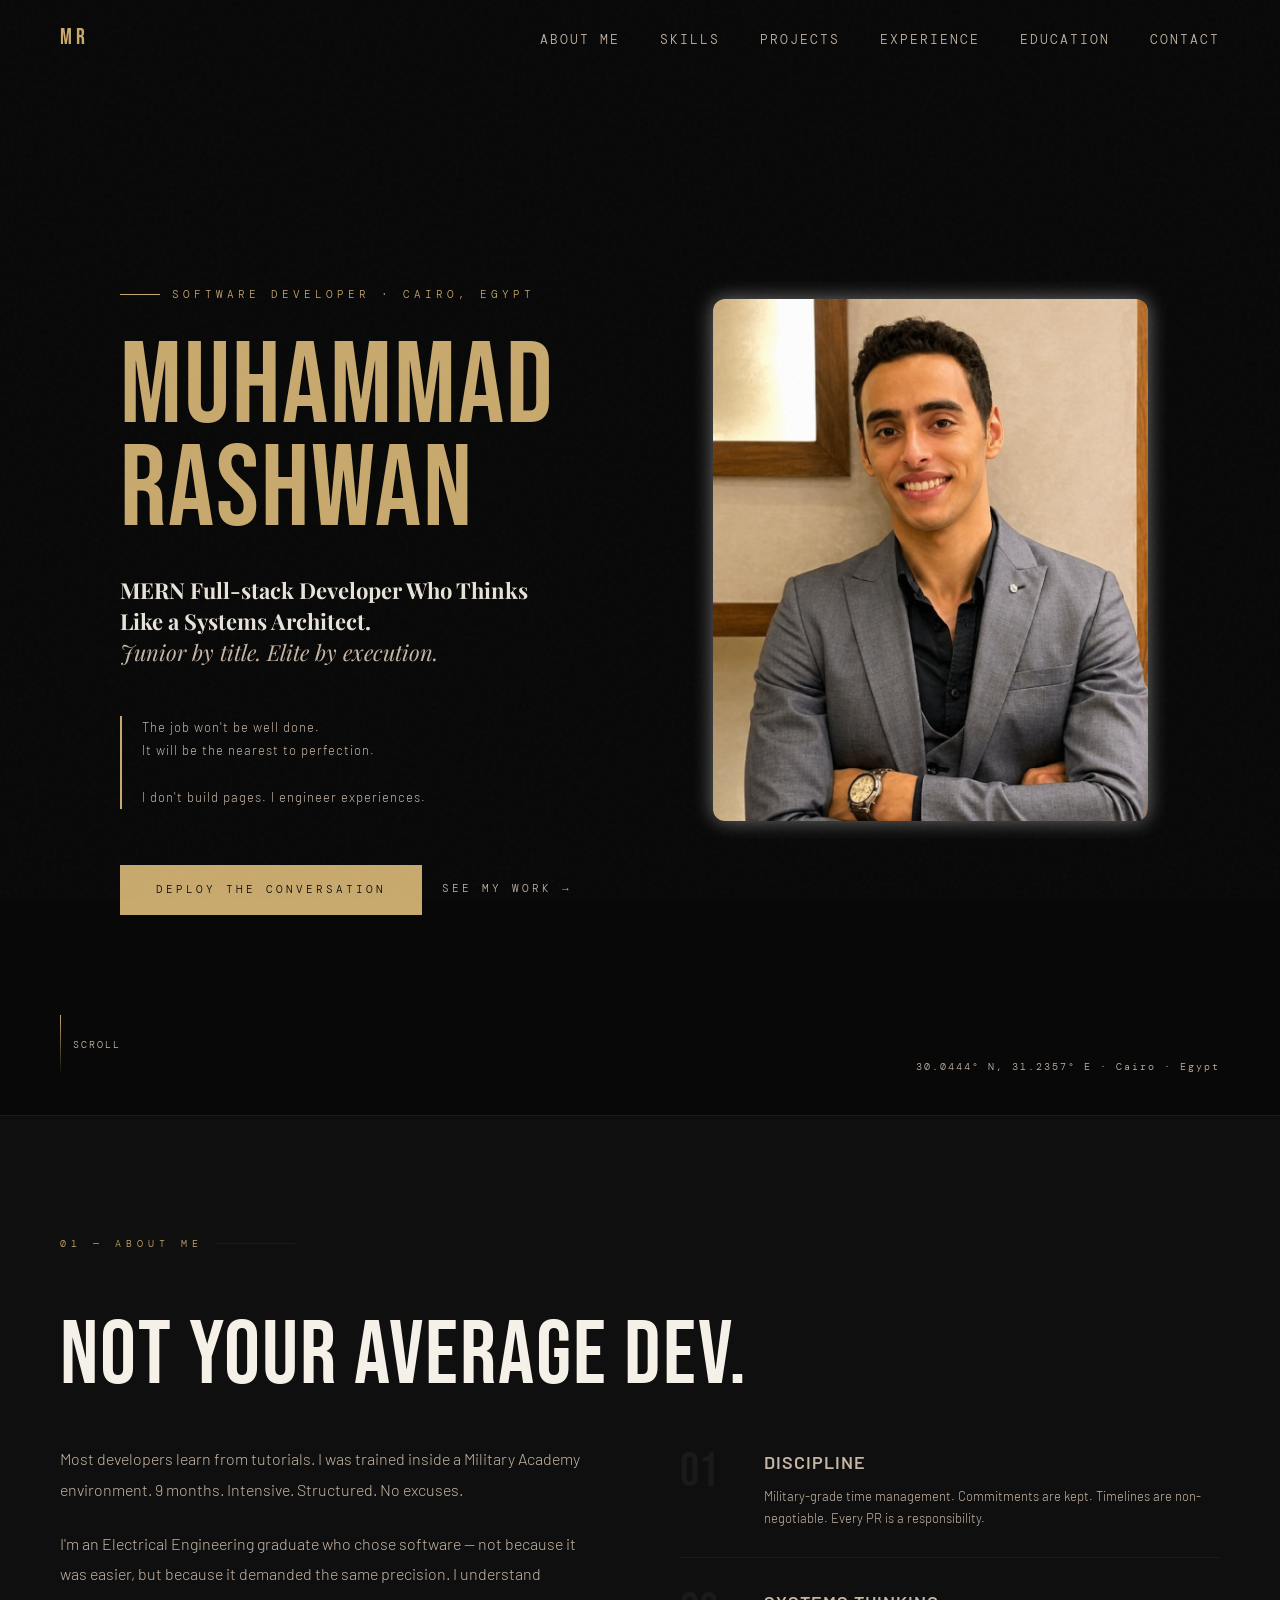
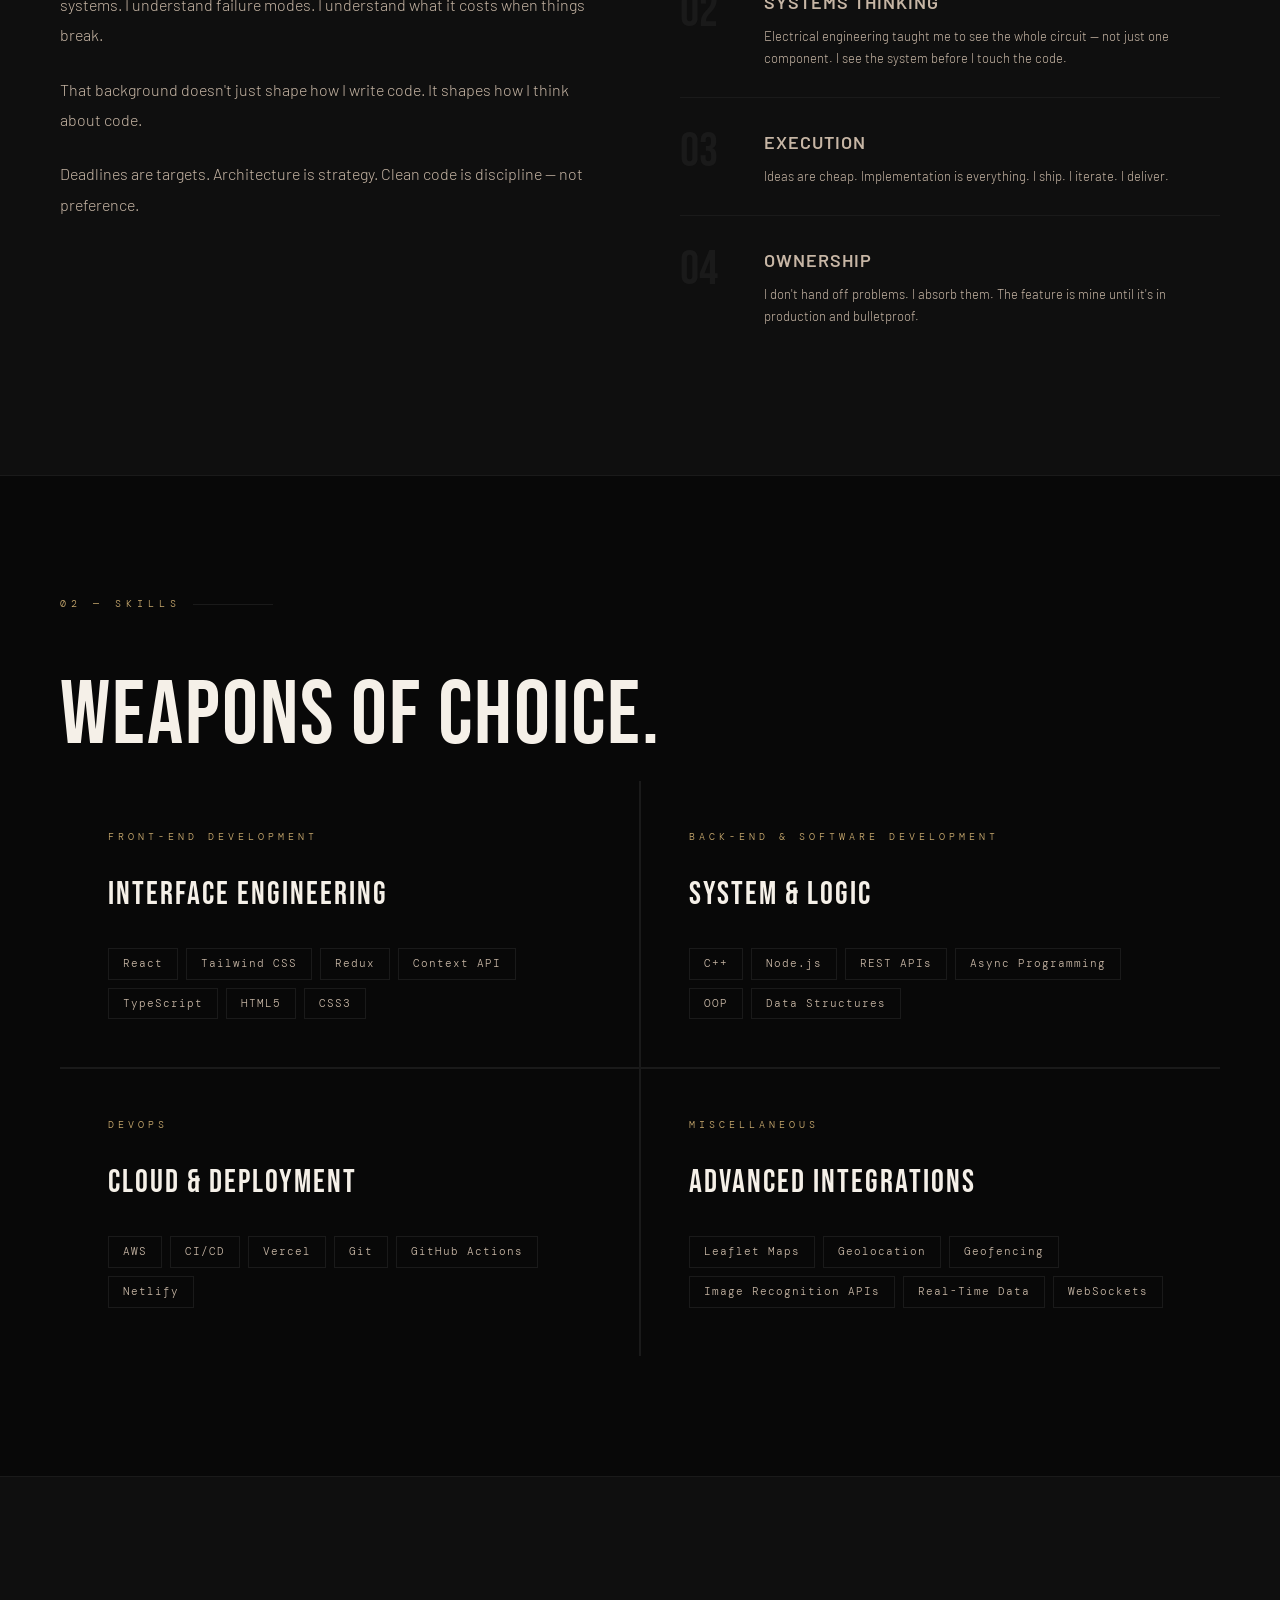
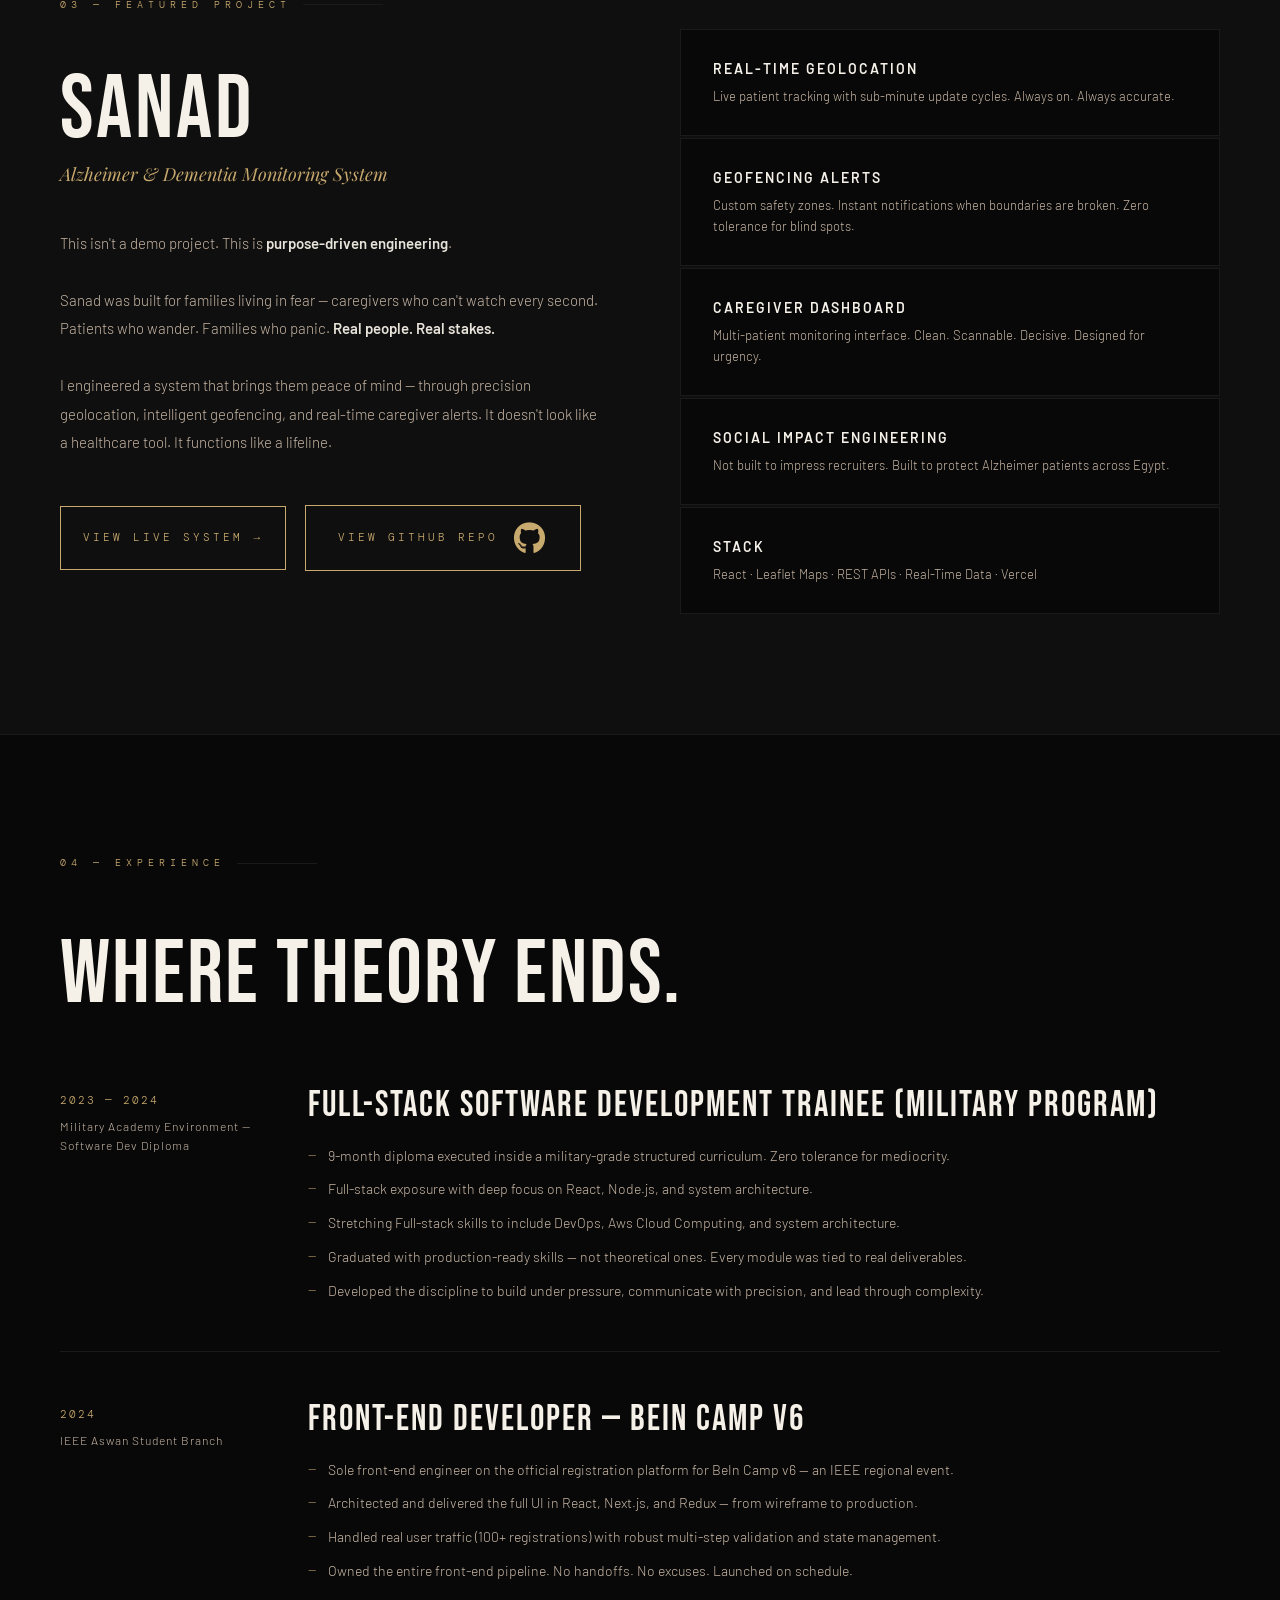
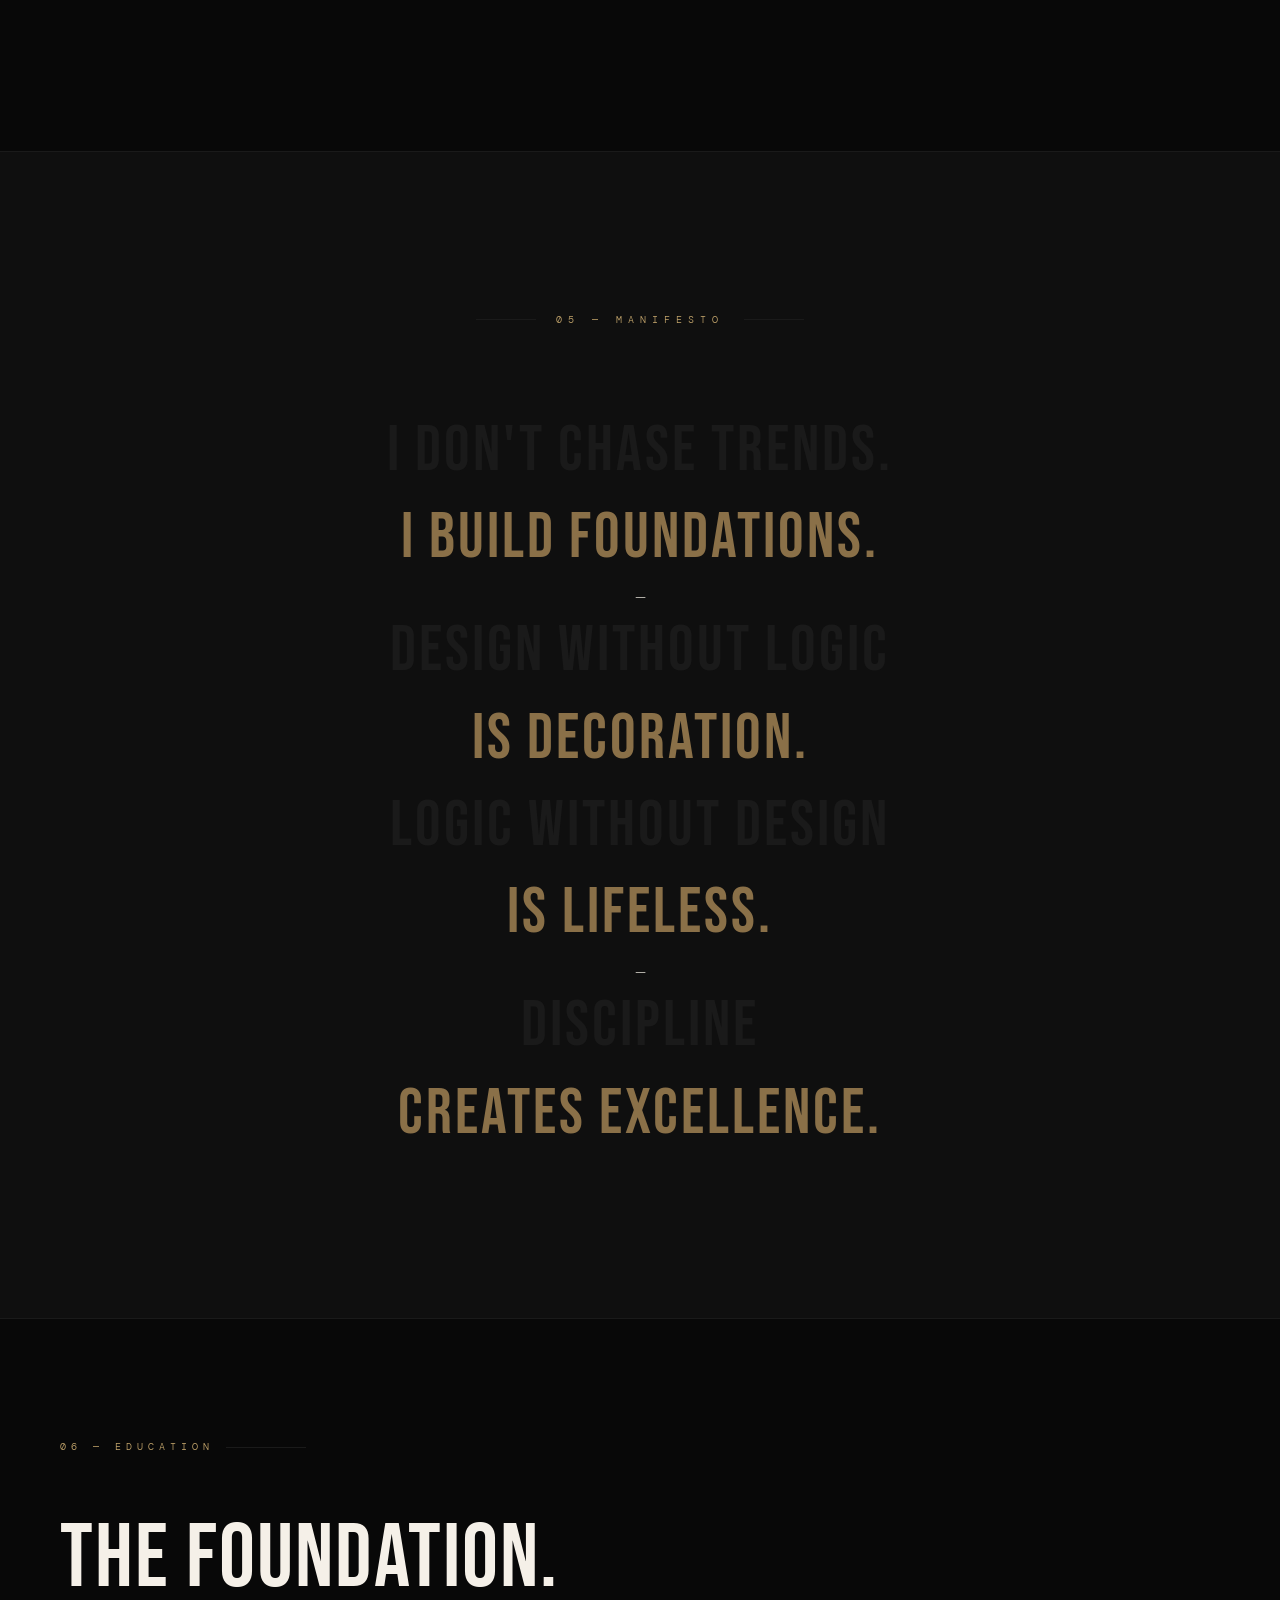
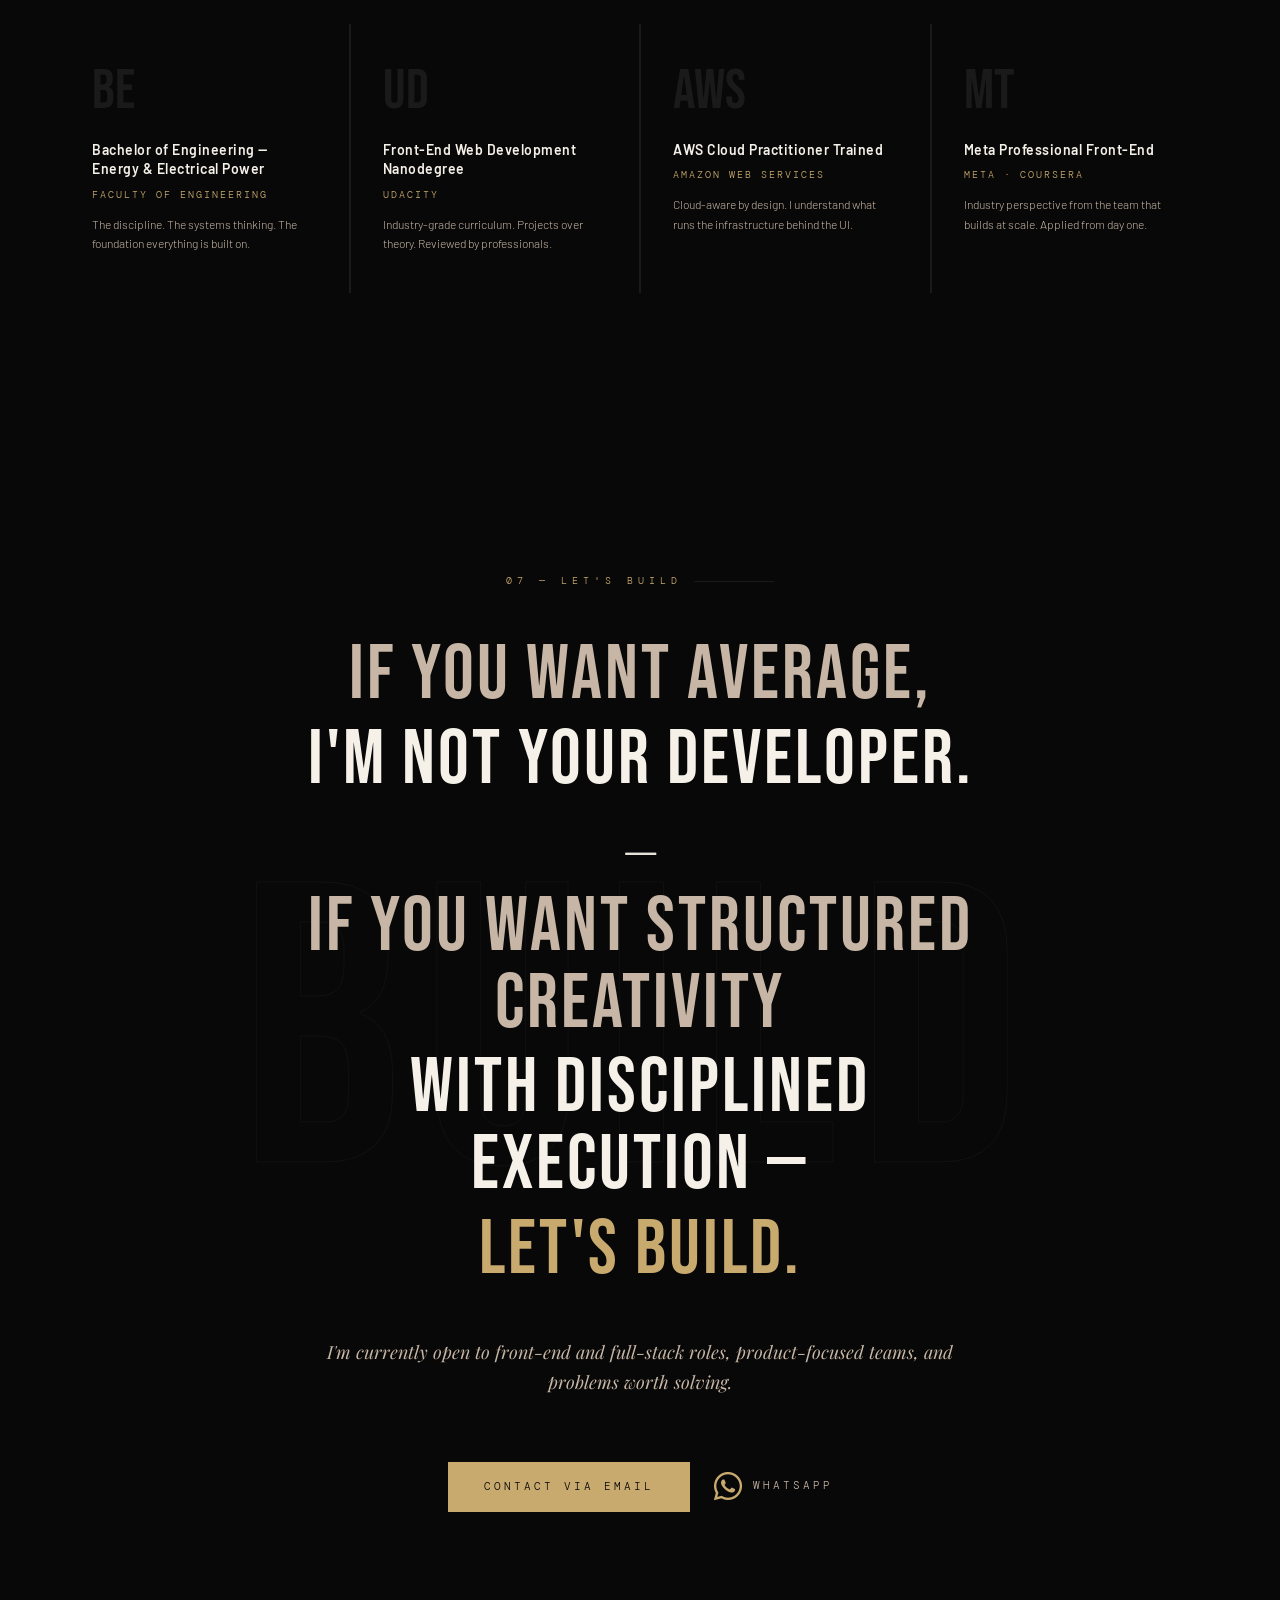
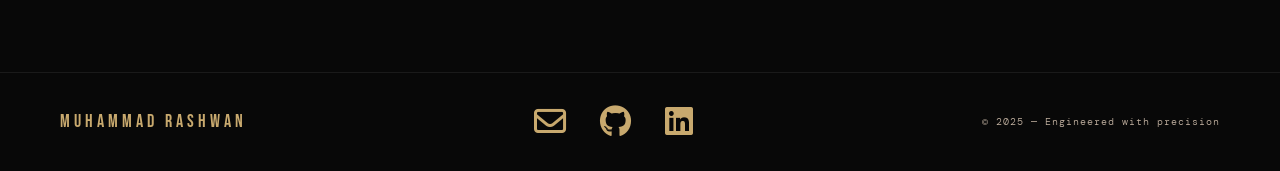
<file: index.html>
<!doctype html>
<html lang="en">
  <head>
    <meta charset="UTF-8" />
    <meta name="viewport" content="width=device-width, initial-scale=1.0" />
    <title>Muhammad Rashwan — Front-End Engineer</title>
    <link rel="preconnect" href="https://fonts.googleapis.com" />
    <link rel="preconnect" href="https://fonts.gstatic.com" crossorigin />
    <link
      rel="stylesheet"
      href="https://cdnjs.cloudflare.com/ajax/libs/font-awesome/6.5.1/css/all.min.css"
      integrity="sha512-DTOQO9RWCH3ppGqcWaEA1BIZOC6xxalwEsw9c2QQeAIftl+Vegovlnee1c9QX4TctnWMn13TZye+giMm8e2LwA=="
      crossorigin="anonymous"
      referrerpolicy="no-referrer"
    />
    <link
      href="https://fonts.googleapis.com/css2?family=Bebas+Neue&family=DM+Mono:wght@300;400;500&family=Playfair+Display:ital,wght@0,700;1,400&family=Barlow:wght@300;400;600&display=swap"
      rel="stylesheet"
    />
    <link rel="stylesheet" href="./style.css" />
  </head>
  <body>

    <!-- ═══ NAV ═══════════════════════════════════════════════════════════════ -->
    <nav id="nav">
      <div class="nav-logo">MR</div>
      <ul class="nav-links">
        <li><a href="#edge">About Me</a></li>
        <li><a href="#weapons">Skills</a></li>
        <li><a href="#sanad">Projects</a></li>
        <li><a href="#experience">Experience</a></li>
        <li><a href="#education">Education</a></li>
        <li><a href="#closing">Contact</a></li>
      </ul>
    </nav>

    <!-- ═══ HERO ═══════════════════════════════════════════════════════════════ -->
    <section id="hero">
      <div class="hero-left">
        <div class="hero-tag" data-cms="hero.tag">Software Developer · Cairo, Egypt</div>
        <div class="hero-name">
          <span data-cms="hero.name">Muhammad</span><span data-cms="hero.surname">Rashwan</span>
        </div>
        <p class="hero-title">
          <strong data-cms="hero.title">MERN Full-stack Developer Who Thinks Like a Systems Architect.</strong><br />
          <span data-cms="hero.subtitle">Junior by title. Elite by execution.</span>
        </p>
        <p class="hero-statement" data-cms="hero.statement">
          The job won't be well done.<br />
          It will be the nearest to perfection.<br /><br />
          I don't build pages. I engineer experiences.
        </p>
        <div class="hero-cta">
          <a href="mailto:muhammadrashwan1101@gmail.com" class="btn-primary" data-cms-href="hero.ctaEmail" data-cms-href-prefix="mailto:">
            Deploy the Conversation
          </a>
          <a href="#sanad" class="btn-ghost">See My Work →</a>
        </div>
      </div>
      <div class="hero-right">
        <img src="./mainImg.png" alt="Muhammad Rashwan" />
      </div>
      <div class="scroll-indicator">
        <div class="scroll-line"></div>
        <span>SCROLL</span>
      </div>
      <div class="hero-coords" data-cms="hero.coords">30.0444° N, 31.2357° E<br />Cairo · Egypt</div>
    </section>

    <!-- ═══ ABOUT ═══════════════════════════════════════════════════════════════ -->
    <section id="edge">
      <div class="section-label">01 — About me</div>
      <div class="section-title">Not Your Average Dev.</div>
      <div class="edge-grid">
        <div class="edge-content reveal">
          <!-- data-cms-list means: render each item in about.content as a <p> -->
          <div data-cms-list="about.content">
            <p>
              Most developers learn from tutorials. I was trained inside a
              <strong>Military Academy environment</strong>. 9 months. Intensive.
              Structured. No excuses.
            </p>
            <p>
              I'm an <strong>Electrical Engineering graduate</strong> who chose
              software — not because it was easier, but because it demanded the
              same precision. I understand systems. I understand failure modes. I
              understand what it costs when things break.
            </p>
            <p>
              That background doesn't just shape how I write code.<br />
              It shapes <strong>how I think about code</strong>.
            </p>
            <p>
              Deadlines are targets. Architecture is strategy. Clean code is
              discipline — not preference.
            </p>
          </div>
        </div>
        <div class="edge-pillars reveal" data-cms-pillars="about.pillars">
          <div class="pillar">
            <div class="pillar-num">01</div>
            <div>
              <div class="pillar-title">Discipline</div>
              <div class="pillar-desc">
                Military-grade time management. Commitments are kept. Timelines
                are non-negotiable. Every PR is a responsibility.
              </div>
            </div>
          </div>
          <div class="pillar">
            <div class="pillar-num">02</div>
            <div>
              <div class="pillar-title">Systems Thinking</div>
              <div class="pillar-desc">
                Electrical engineering taught me to see the whole circuit — not
                just one component. I see the system before I touch the code.
              </div>
            </div>
          </div>
          <div class="pillar">
            <div class="pillar-num">03</div>
            <div>
              <div class="pillar-title">Execution</div>
              <div class="pillar-desc">
                Ideas are cheap. Implementation is everything. I ship. I
                iterate. I deliver.
              </div>
            </div>
          </div>
          <div class="pillar">
            <div class="pillar-num">04</div>
            <div>
              <div class="pillar-title">Ownership</div>
              <div class="pillar-desc">
                I don't hand off problems. I absorb them. The feature is mine
                until it's in production and bulletproof.
              </div>
            </div>
          </div>
        </div>
      </div>
    </section>

    <!-- ═══ SKILLS ═════════════════════════════════════════════════════════════ -->
    <section id="weapons">
      <div class="section-label">02 — Skills</div>
      <div class="section-title">Weapons of Choice.</div>
      <!-- data-cms-skills: the JS bridge replaces this entire grid when CMS_DATA present -->
      <div class="weapons-grid reveal" data-cms-skills="skills">
        <div class="weapon-group">
          <div class="weapon-group-label">Front-End Development</div>
          <div class="weapon-group-title">Interface Engineering</div>
          <div class="weapon-tags">
            <span class="tag">React</span>
            <span class="tag">Tailwind CSS</span>
            <span class="tag">Redux</span>
            <span class="tag">Context API</span>
            <span class="tag">TypeScript</span>
            <span class="tag">HTML5</span>
            <span class="tag">CSS3</span>
          </div>
        </div>
        <div class="weapon-group">
          <div class="weapon-group-label">Back-End &amp; Software Development</div>
          <div class="weapon-group-title">System &amp; Logic</div>
          <div class="weapon-tags">
            <span class="tag">C++</span>
            <span class="tag">Node.js</span>
            <span class="tag">REST APIs</span>
            <span class="tag">Async Programming</span>
            <span class="tag">OOP</span>
            <span class="tag">Data Structures</span>
          </div>
        </div>
        <div class="weapon-group">
          <div class="weapon-group-label">DevOps</div>
          <div class="weapon-group-title">Cloud &amp; Deployment</div>
          <div class="weapon-tags">
            <span class="tag">AWS</span>
            <span class="tag">CI/CD</span>
            <span class="tag">Vercel</span>
            <span class="tag">Git</span>
            <span class="tag">GitHub Actions</span>
            <span class="tag">Netlify</span>
          </div>
        </div>
        <div class="weapon-group">
          <div class="weapon-group-label">Miscellaneous</div>
          <div class="weapon-group-title">Advanced Integrations</div>
          <div class="weapon-tags">
            <span class="tag">Leaflet Maps</span>
            <span class="tag">Geolocation</span>
            <span class="tag">Geofencing</span>
            <span class="tag">Image Recognition APIs</span>
            <span class="tag">Real-Time Data</span>
            <span class="tag">WebSockets</span>
          </div>
        </div>
      </div>
    </section>

    <!-- ═══ PROJECT ════════════════════════════════════════════════════════════ -->
    <section id="sanad">
      <div class="section-label">03 — Featured Project</div>
      <div class="sanad-inner">
        <div class="sanad-left reveal">
          <div class="sanad-headline" data-cms="project.name">Sanad</div>
          <div class="sanad-sub" data-cms="project.subtitle">Alzheimer &amp; Dementia Monitoring System</div>
          <p class="sanad-desc" data-cms-html="project.description">
            This isn't a demo project. This is
            <strong>purpose-driven engineering</strong>.<br /><br />
            Sanad was built for families living in fear — caregivers who can't
            watch every second. Patients who wander. Families who panic.
            <strong>Real people. Real stakes.</strong><br /><br />
            I engineered a system that brings them peace of mind — through
            precision geolocation, intelligent geofencing, and real-time
            caregiver alerts. It doesn't look like a healthcare tool. It
            functions like a lifeline.
          </p>
          <a
            href="https://egsanad.vercel.app/"
            target="_blank"
            rel="noopener"
            class="sanad-link"
            data-cms-href="project.liveUrl"
            style="margin-right: 1rem; padding: 1.4rem;"
          >View Live System →</a>
          <a
            href="https://github.com/muhammadRashwan1101/S.Project"
            target="_blank"
            rel="noopener"
            class="sanad-link"
            data-cms-href="project.repoUrl"
          >View GitHub Repo <i class="fa-brands fa-github" style="color: var(--accent);"></i></a>
        </div>
        <div class="sanad-right reveal" data-cms-features="project.features">
          <div class="sanad-feature">
            <div class="sf-title">Real-Time Geolocation</div>
            <div class="sf-desc">
              Live patient tracking with sub-minute update cycles. Always on.
              Always accurate.
            </div>
          </div>
          <div class="sanad-feature">
            <div class="sf-title">Geofencing Alerts</div>
            <div class="sf-desc">
              Custom safety zones. Instant notifications when boundaries are
              broken. Zero tolerance for blind spots.
            </div>
          </div>
          <div class="sanad-feature">
            <div class="sf-title">Caregiver Dashboard</div>
            <div class="sf-desc">
              Multi-patient monitoring interface. Clean. Scannable. Decisive.
              Designed for urgency.
            </div>
          </div>
          <div class="sanad-feature">
            <div class="sf-title">Social Impact Engineering</div>
            <div class="sf-desc">
              Not built to impress recruiters. Built to protect Alzheimer
              patients across Egypt.
            </div>
          </div>
          <div class="sanad-feature">
            <div class="sf-title">Stack</div>
            <div class="sf-desc">
              React · Leaflet Maps · REST APIs · Real-Time Data · Vercel
            </div>
          </div>
        </div>
      </div>
    </section>

    <!-- ═══ EXPERIENCE ════════════════════════════════════════════════════════ -->
    <section id="experience">
      <div class="section-label">04 — Experience</div>
      <div class="section-title">Where Theory Ends.</div>
      <div class="exp-list" data-cms-experience="experience">
        <div class="exp-item reveal">
          <div class="exp-meta">
            <div class="exp-date">2023 — 2024</div>
            <div class="exp-org">
              Military Academy Environment<br />Software Dev Diploma
            </div>
          </div>
          <div>
            <div class="exp-role">Full-Stack Software Development Trainee (Military Program)</div>
            <ul class="exp-bullets">
              <li>9-month diploma executed inside a <strong>military-grade structured curriculum</strong>. Zero tolerance for mediocrity.</li>
              <li>Full-stack exposure with deep focus on <strong>React, Node.js, and system architecture</strong>.</li>
              <li>Stretching full-stack skills to include <strong>DevOps, AWS Cloud Computing, and system architecture</strong>.</li>
              <li>Graduated with production-ready skills — not theoretical ones. Every module was tied to real deliverables.</li>
              <li>Developed the <strong>discipline to build under pressure</strong>, communicate with precision, and lead through complexity.</li>
            </ul>
          </div>
        </div>
        <div class="exp-item reveal">
          <div class="exp-meta">
            <div class="exp-date">2024</div>
            <div class="exp-org">IEEE Aswan Student Branch</div>
          </div>
          <div>
            <div class="exp-role">Front-End Developer — BeIn Camp v6</div>
            <ul class="exp-bullets">
              <li>Sole front-end engineer on the <strong>official registration platform for BeIn Camp v6</strong> — an IEEE regional event.</li>
              <li>Architected and delivered the full UI in <strong>React, Next.js, and Redux</strong> — from wireframe to production.</li>
              <li>Handled real user traffic (100+ registrations) with robust multi-step validation and state management.</li>
              <li><strong>Owned the entire front-end pipeline</strong>. No handoffs. No excuses. Launched on schedule.</li>
            </ul>
          </div>
        </div>
      </div>
    </section>

    <!-- ═══ MANIFESTO ══════════════════════════════════════════════════════════ -->
    <section id="philosophy">
      <div class="philosophy-eyebrow">05 — Manifesto</div>
      <div class="manifesto">
        <div class="manifesto-line">I don't chase trends.</div>
        <div class="manifesto-line accent">I build foundations.</div>
        <div class="manifesto-divider">—</div>
        <div class="manifesto-line">Design without logic</div>
        <div class="manifesto-line accent">is decoration.</div>
        <div class="manifesto-line">Logic without design</div>
        <div class="manifesto-line accent">is lifeless.</div>
        <div class="manifesto-divider">—</div>
        <div class="manifesto-line">Discipline</div>
        <div class="manifesto-line accent">creates excellence.</div>
      </div>
    </section>

    <!-- ═══ EDUCATION ══════════════════════════════════════════════════════════ -->
    <section id="education">
      <div class="section-label">06 — Education</div>
      <div class="section-title">The Foundation.</div>
      <div class="edu-grid reveal" data-cms-education="education">
        <div class="edu-card">
          <div class="edu-icon">BE</div>
          <div class="edu-title">Bachelor of Engineering — Energy &amp; Electrical Power</div>
          <div class="edu-org">Faculty of Engineering</div>
          <div class="edu-detail">The discipline. The systems thinking. The foundation everything is built on.</div>
        </div>
        <div class="edu-card">
          <div class="edu-icon">UD</div>
          <div class="edu-title">Front-End Web Development Nanodegree</div>
          <div class="edu-org">Udacity</div>
          <div class="edu-detail">Industry-grade curriculum. Projects over theory. Reviewed by professionals.</div>
        </div>
        <div class="edu-card">
          <div class="edu-icon">AWS</div>
          <div class="edu-title">AWS Cloud Practitioner Trained</div>
          <div class="edu-org">Amazon Web Services</div>
          <div class="edu-detail">Cloud-aware by design. I understand what runs the infrastructure behind the UI.</div>
        </div>
        <div class="edu-card">
          <div class="edu-icon">MT</div>
          <div class="edu-title">Meta Professional Front-End</div>
          <div class="edu-org">Meta · Coursera</div>
          <div class="edu-detail">Industry perspective from the team that builds at scale. Applied from day one.</div>
        </div>
      </div>
    </section>

    <!-- ═══ CLOSING ════════════════════════════════════════════════════════════ -->
    <section id="closing">
      <div class="closing-inner">
        <div class="section-label" style="justify-content: center; margin-bottom: 48px;">
          07 — Let's Build
        </div>
        <div class="closing-line" data-cms="contact.closingLine1">If you want average,</div>
        <div class="closing-line bright" data-cms="contact.closingLine2">I'm not your developer.</div>
        <div class="manifesto-divider" style="font-size: clamp(24px,4vw,56px);">—</div>
        <div class="closing-line">If you want structured creativity</div>
        <div class="closing-line bright">with disciplined execution —</div>
        <div class="closing-line gold">Let's build.</div>
        <p class="closing-sub" data-cms="contact.openTo">
          I'm currently open to front-end and full-stack roles, product-focused teams,<br />
          and problems worth solving.
        </p>
        <div class="closing-ctas">
          <a
            href="mailto:muhammadrashwan1101@gmail.com"
            class="btn-primary"
            data-cms-href="contact.email"
            data-cms-href-prefix="mailto:"
          >Contact via Email</a>
          <a
            href="https://wa.me/+201552497677"
            target="_blank"
            rel="noopener"
            class="btn-ghost"
            data-cms-href="contact.whatsapp"
            data-cms-href-prefix="https://wa.me/"
            style="display: flex; align-items: center; gap: 8px;"
          ><i class="fa-brands fa-whatsapp" style="color: var(--accent);"></i> WhatsApp</a>
        </div>
      </div>
    </section>

    <!-- ═══ FOOTER ═════════════════════════════════════════════════════════════ -->
    <footer>
      <div class="footer-logo">Muhammad Rashwan</div>
      <ul class="footer-links">
        <li>
          <a href="mailto:muhammadrashwan1101@gmail.com" data-cms-href="contact.email" data-cms-href-prefix="mailto:" aria-label="Email">
            <i class="fa-regular fa-envelope" style="color: var(--accent);"></i>
          </a>
        </li>
        <li>
          <a href="https://github.com/muhammadRashwan1101" target="_blank" rel="noopener" data-cms-href="contact.github" aria-label="GitHub">
            <i class="fa-brands fa-github" style="color: var(--accent);"></i>
          </a>
        </li>
        <li>
          <a href="https://www.linkedin.com/in/muhammad-rashwan/" target="_blank" rel="noopener" data-cms-href="contact.linkedin" aria-label="LinkedIn">
            <i class="fa-brands fa-linkedin" style="color: var(--accent);"></i>
          </a>
        </li>
      </ul>
      <div class="footer-copy">© 2025 — Engineered with precision</div>
    </footer>
    <script src="script.js"></script>
  </body>
</html>
</file>
<file: style.css>
*,
      *::before,
      *::after {
        box-sizing: border-box;
        margin: 0;
        padding: 0;
      }

      :root {
        --bg: #080808;
        --surface: #0f0f0f;
        --border: #1a1a1a;
        --accent: #c8a96e;
        --accent-dim: #8a7048;
        --text: #e8e3da;
        --muted: #c7b6a5;
        --white: #f5f0e8;
        --danger: #b84c4c;
      }

      html {
        scroll-behavior: smooth;
      }

      body {
        background: var(--bg);
        color: var(--text);
        font-family: "Barlow", sans-serif;
        font-weight: 300;
        line-height: 1.6;
        overflow-x: hidden;
        cursor: crosshair;
      }
      i {
        font-size: 2rem;
      }
      /* NOISE OVERLAY */
      body::before {
        content: "";
        position: fixed;
        inset: 0;
        background-image: url("data:image/svg+xml,%3Csvg viewBox='0 0 256 256' xmlns='http://www.w3.org/2000/svg'%3E%3Cfilter id='noise'%3E%3CfeTurbulence type='fractalNoise' baseFrequency='0.9' numOctaves='4' stitchTiles='stitch'/%3E%3C/filter%3E%3Crect width='100%25' height='100%25' filter='url(%23noise)' opacity='0.04'/%3E%3C/svg%3E");
        pointer-events: none;
        z-index: 999;
        opacity: 0.6;
      }

      /* NAV */
      nav {
        position: sticky;
        top: 0;
        left: 0;
        right: 0;
        z-index: 100;
        display: flex;
        justify-content: space-between;
        align-items: center;
        padding: 20px 60px;
        border-bottom: 1px solid transparent;
        transition:
          border-color 0.4s,
          background 0.4s;
      }
      nav.scrolled {
        border-color: var(--border);
        background: rgba(8, 8, 8, 0.95);
        backdrop-filter: blur(12px);
      }
      .nav-logo {
        font-family: "Bebas Neue", sans-serif;
        font-size: 22px;
        letter-spacing: 4px;
        color: var(--accent);
      }
      .nav-links {
        display: flex;
        gap: 40px;
        list-style: none;
      }
      .nav-links a {
        font-family: "DM Mono", monospace;
        font-size: 0.8rem;
        letter-spacing: 2px;
        color: var(--muted);
        text-decoration: none;
        text-transform: uppercase;
        transition: color 0.2s;
      }
      .nav-links a:hover {
        color: var(--accent);
      }

      /* HERO */
      #hero {
        min-height: 100vh;
        display: grid;
        grid-template-columns: 1fr 1fr;
        position: relative;
        overflow: hidden;
      }

      section#hero {
        padding-top: 50px;
      }

      .hero-left {
        padding: 160px 60px 80px;
        display: flex;
        flex-direction: column;
        justify-content: center;
        position: relative;
        z-index: 2;
      }

      .hero-tag {
        font-family: "DM Mono", monospace;
        font-size: 11px;
        letter-spacing: 4px;
        color: var(--accent);
        text-transform: uppercase;
        margin-bottom: 32px;
        display: flex;
        align-items: center;
        gap: 12px;
      }
      .hero-tag::before {
        content: "";
        width: 40px;
        height: 1px;
        background: var(--accent);
      }

      .hero-name {
        font-family: "Bebas Neue", sans-serif;
        font-size: clamp(72px, 9vw, 130px);
        line-height: 0.9;
        letter-spacing: 2px;
        color: var(--white);
        margin-bottom: 8px;
      }
      .hero-name span {
        color: var(--accent);
        display: block;
      }

      .hero-title {
        font-family: "Playfair Display", serif;
        font-style: italic;
        font-size: clamp(16px, 2vw, 22px);
        color: var(--muted);
        margin: 24px 0 48px;
        line-height: 1.4;
        max-width: 440px;
      }
      .hero-title strong {
        color: var(--text);
        font-style: normal;
        font-weight: 700;
      }

      .hero-statement {
        font-size: 13px;
        color: var(--muted);
        letter-spacing: 1px;
        margin-bottom: 56px;
        max-width: 380px;
        line-height: 1.8;
        border-left: 2px solid var(--accent);
        padding-left: 20px;
      }

      .hero-cta {
        display: flex;
        gap: 20px;
        align-items: center;
      }

      .btn-primary {
        font-family: "DM Mono", monospace;
        font-size: 11px;
        letter-spacing: 3px;
        text-transform: uppercase;
        color: var(--bg);
        background: var(--accent);
        padding: 16px 36px;
        text-decoration: none;
        transition: all 0.3s;
        position: relative;
      }
      .btn-primary:hover {
        background: var(--white);
        transform: translate(-2px, -2px);
        box-shadow: 4px 4px 0 var(--accent);
      }

      .btn-ghost {
        font-family: "DM Mono", monospace;
        font-size: 11px;
        letter-spacing: 3px;
        text-transform: uppercase;
        color: var(--muted);
        text-decoration: none;
        /* border-bottom: 1px solid var(--border); */
        padding-bottom: 2px;
        transition:
          color 0.2s,
          border-color 0.2s;
      }
      .btn-ghost:hover {
        color: var(--text);
        border-color: var(--muted);
      }

      .hero-right {
        position: relative;
        overflow: hidden;
        display: flex;
        align-items: center;
        justify-content: center;
      }
      .hero-right img {
        width: 75%;        
        aspect-ratio: 5/6;
        object-fit: cover;
        border-radius: 12px;
        box-shadow: 0 0 20px rgba(235, 235, 235, 0.459);
      }
      .hero-grid-lines {
        position: absolute;
        inset: 0;
        background-image:
          linear-gradient(to right, #1a1a1a 1px, transparent 1px),
          linear-gradient(to bottom, #1a1a1a 1px, transparent 1px);
        background-size: 60px 60px;
        opacity: 0.5;
      }

      .hero-accent-bar {
        position: absolute;
        bottom: 0;
        left: 0;
        right: 0;
        height: 4px;
        background: linear-gradient(to right, var(--accent), transparent);
      }

      .hero-coords {
        position: absolute;
        bottom: 40px;
        right: 60px;
        font-family: "DM Mono", monospace;
        font-size: 10px;
        color: var(--muted);
        letter-spacing: 2px;
        text-align: right;
      }

      .scroll-indicator {
        position: absolute;
        bottom: 40px;
        left: 60px;
        display: flex;
        align-items: center;
        gap: 12px;
        font-family: "DM Mono", monospace;
        font-size: 10px;
        color: var(--muted);
        letter-spacing: 2px;
      }
      .scroll-line {
        width: 1px;
        height: 60px;
        background: linear-gradient(to bottom, var(--accent), transparent);
        animation: scrollPulse 2s ease-in-out infinite;
      }
      @keyframes scrollPulse {
        0%,
        100% {
          opacity: 1;
        }
        50% {
          opacity: 0.3;
        }
      }

      /* SECTION BASE */
      section {
        padding: 120px 60px;
        position: relative;
      }

      .section-label {
        font-family: "DM Mono", monospace;
        font-size: 10px;
        letter-spacing: 5px;
        color: var(--accent);
        text-transform: uppercase;
        margin-bottom: 16px;
        display: flex;
        align-items: center;
        gap: 12px;
      }
      .section-label::after {
        content: "";
        flex: 1;
        height: 1px;
        background: var(--border);
        max-width: 80px;
      }

      .section-title {
        font-family: "Bebas Neue", sans-serif;
        font-size: clamp(48px, 7vw, 96px);
        line-height: 0.9;
        letter-spacing: 2px;
        color: var(--white);
        margin-top: 64px;
        margin-bottom: 24px;
      }

      /* THE EDGE */
      #edge {
        background: var(--surface);
        border-top: 1px solid var(--border);
        border-bottom: 1px solid var(--border);
      }

      .edge-grid {
        display: grid;
        grid-template-columns: 1fr 1fr;
        gap: 80px;
        align-items: start;
      }
      .edge-content {
        margin-top: 1.5rem;
      }

      .edge-content p {
        font-size: 1rem;
        line-height: 1.9;
        color: var(--muted);
        margin-bottom: 24px;
      }
      .edge-content p strong {
        color: var(--text);
        font-weight: 600;
      }

      .edge-pillars {
        display: flex;
        flex-direction: column;
        gap: 2px;
      }

      .pillar {
        display: flex;
        align-items: flex-start;
        gap: 24px;
        padding: 28px 0;
        border-bottom: 1px solid var(--border);
        transition: all 0.3s;
        cursor: default;
      }
      .pillar:last-child {
        border-bottom: none;
      }
      .pillar:hover .pillar-num {
        color: var(--accent);
      }
      .pillar:hover .pillar-title {
        color: var(--white);
      }

      .pillar-num {
        font-family: "Bebas Neue", sans-serif;
        font-size: 48px;
        line-height: 1;
        color: var(--border);
        transition: color 0.3s;
        min-width: 60px;
      }

      .pillar-title {
        font-family: "Barlow", sans-serif;
        font-size: 18px;
        font-weight: 600;
        color: var(--muted);
        letter-spacing: 1px;
        margin-bottom: 8px;
        text-transform: uppercase;
        transition: color 0.3s;
      }

      .pillar-desc {
        font-size: 13px;
        color: var(--muted);
        line-height: 1.7;
      }

      /* WEAPONS */
      #weapons {
        overflow: hidden;
      }

      .weapons-grid {
        display: grid;
        grid-template-columns: repeat(2, 1fr);
        gap: 2px;
        background: var(--border);
      }

      .weapon-group {
        background: var(--bg);
        padding: 48px;
        transition: background 0.3s;
        position: relative;
        overflow: hidden;
      }
      .weapon-group::before {
        content: "";
        position: absolute;
        top: 0;
        left: 0;
        width: 3px;
        height: 0;
        background: var(--accent);
        transition: height 0.4s ease;
      }
      .weapon-group:hover::before {
        height: 100%;
      }
      .weapon-group:hover {
        background: var(--surface);
      }

      .weapon-group-label {
        font-family: "DM Mono", monospace;
        font-size: 10px;
        letter-spacing: 4px;
        color: var(--accent);
        text-transform: uppercase;
        margin-bottom: 24px;
      }

      .weapon-group-title {
        font-family: "Bebas Neue", sans-serif;
        font-size: 32px;
        letter-spacing: 2px;
        color: var(--white);
        margin-bottom: 28px;
      }

      .weapon-tags {
        display: flex;
        flex-wrap: wrap;
        gap: 8px;
      }

      .tag {
        font-family: "DM Mono", monospace;
        font-size: 11px;
        letter-spacing: 1px;
        color: var(--muted);
        border: 1px solid var(--border);
        padding: 6px 14px;
        transition: all 0.2s;
      }
      .weapon-group:hover .tag {
        border-color: var(--accent-dim);
        color: var(--text);
      }

      /* SANAD PROJECT */
      #sanad {
        background: var(--surface);
        border-top: 1px solid var(--border);
        border-bottom: 1px solid var(--border);
      }

      .sanad-inner {
        display: grid;
        grid-template-columns: 1fr 1fr;
        gap: 80px;
        align-items: center;
      }

      .sanad-left {
      }

      .sanad-headline {
        font-family: "Bebas Neue", sans-serif;
        font-size: clamp(56px, 7vw, 100px);
        line-height: 0.85;
        letter-spacing: 3px;
        color: var(--white);
        margin-bottom: 12px;
      }

      .sanad-sub {
        font-family: "Playfair Display", serif;
        font-style: italic;
        font-size: 18px;
        color: var(--accent);
        margin-bottom: 40px;
      }

      .sanad-desc {
        font-size: 15px;
        color: var(--muted);
        line-height: 1.9;
        margin-bottom: 48px;
      }
      .sanad-desc strong {
        color: var(--text);
        font-weight: 600;
      }

      .sanad-link {
        display: inline-flex;
        align-items: center;
        gap: 16px;
        font-family: "DM Mono", monospace;
        font-size: 11px;
        letter-spacing: 3px;
        text-transform: uppercase;
        color: var(--accent);
        text-decoration: none;
        border: 1px solid var(--accent);
        padding: 16px 32px;
        transition: all 0.3s;
      }
      .sanad-link:hover {
        background: var(--accent);
        color: var(--bg);
        transform: translate(-2px, -2px);
        box-shadow: 4px 4px 0 var(--accent-dim);
      }

      .sanad-right {
        display: flex;
        flex-direction: column;
        gap: 2px;
      }

      .sanad-feature {
        padding: 28px 32px;
        border: 1px solid var(--border);
        background: var(--bg);
        transition: border-color 0.3s;
        position: relative;
        overflow: hidden;
      }
      .sanad-feature::after {
        content: "";
        position: absolute;
        bottom: 0;
        left: 0;
        width: 0;
        height: 2px;
        background: var(--accent);
        transition: width 0.4s ease;
      }
      .sanad-feature:hover::after {
        width: 100%;
      }
      .sanad-feature:hover {
        border-color: var(--accent-dim);
      }

      .sf-title {
        font-family: "Barlow", sans-serif;
        font-size: 14px;
        font-weight: 600;
        letter-spacing: 2px;
        text-transform: uppercase;
        color: var(--white);
        margin-bottom: 6px;
      }
      .sf-desc {
        font-size: 13px;
        color: var(--muted);
      }

      /* EXPERIENCE */
      #experience {
      }

      .exp-list {
        display: flex;
        flex-direction: column;
        gap: 2px;
      }

      .exp-item {
        display: grid;
        grid-template-columns: 200px 1fr;
        gap: 48px;
        padding: 48px 0;
        border-bottom: 1px solid var(--border);
        align-items: start;
      }
      .exp-item:last-child {
        border-bottom: none;
      }

      .exp-meta {
        padding-top: 4px;
      }

      .exp-date {
        font-family: "DM Mono", monospace;
        font-size: 11px;
        letter-spacing: 2px;
        color: var(--accent);
        margin-bottom: 8px;
      }

      .exp-org {
        font-size: 12px;
        color: var(--muted);
        letter-spacing: 1px;
      }

      .exp-role {
        font-family: "Bebas Neue", sans-serif;
        font-size: 36px;
        letter-spacing: 2px;
        color: var(--white);
        line-height: 1;
        margin-bottom: 20px;
      }

      .exp-bullets {
        list-style: none;
        display: flex;
        flex-direction: column;
        gap: 10px;
      }
      .exp-bullets li {
        font-size: 14px;
        color: var(--muted);
        line-height: 1.7;
        padding-left: 20px;
        position: relative;
      }
      .exp-bullets li::before {
        content: "—";
        position: absolute;
        left: 0;
        color: var(--accent);
        font-size: 12px;
      }
      .exp-bullets li strong {
        color: var(--text);
        font-weight: 600;
      }

      /* PHILOSOPHY */
      #philosophy {
        background: var(--surface);
        border-top: 1px solid var(--border);
        border-bottom: 1px solid var(--border);
        text-align: center;
        padding: 160px 60px;
      }

      .philosophy-eyebrow {
        font-family: "DM Mono", monospace;
        font-size: 10px;
        letter-spacing: 6px;
        color: var(--accent);
        text-transform: uppercase;
        margin-bottom: 80px;
        display: flex;
        align-items: center;
        justify-content: center;
        gap: 20px;
      }
      .philosophy-eyebrow::before,
      .philosophy-eyebrow::after {
        content: "";
        width: 60px;
        height: 1px;
        background: var(--border);
      }

      .manifesto {
        max-width: 800px;
        margin: 0 auto;
        display: flex;
        flex-direction: column;
        gap: 0;
      }

      .manifesto-line {
        font-family: "Bebas Neue", sans-serif;
        font-size: clamp(32px, 5vw, 64px);
        letter-spacing: 3px;
        color: var(--border);
        line-height: 1.1;
        transition: color 0.3s;
        cursor: default;
        padding: 8px 0;
        border-bottom: 1px solid transparent;
      }
      .manifesto-line:hover {
        color: var(--white);
        border-bottom-color: var(--border);
      }
      .manifesto-line.accent {
        color: var(--accent-dim);
      }
      .manifesto-line.accent:hover {
        color: var(--accent);
      }

      /* EDUCATION */
      #education {
      }

      .edu-grid {
        display: grid;
        grid-template-columns: repeat(4, 1fr);
        gap: 2px;
        background: var(--border);
      }

      .edu-card {
        background: var(--bg);
        padding: 40px 32px;
        transition: background 0.3s;
        position: relative;
      }
      .edu-card::before {
        content: "";
        position: absolute;
        top: 0;
        left: 0;
        right: 0;
        height: 2px;
        background: transparent;
        transition: background 0.3s;
      }
      .edu-card:hover::before {
        background: var(--accent);
      }
      .edu-card:hover {
        background: var(--surface);
      }

      .edu-icon {
        font-family: "Bebas Neue", sans-serif;
        font-size: 56px;
        color: var(--border);
        line-height: 1;
        margin-bottom: 20px;
        transition: color 0.3s;
      }
      .edu-card:hover .edu-icon {
        color: var(--accent-dim);
      }

      .edu-title {
        font-size: 14px;
        font-weight: 600;
        color: var(--white);
        letter-spacing: 0.5px;
        margin-bottom: 8px;
        line-height: 1.4;
      }

      .edu-org {
        font-family: "DM Mono", monospace;
        font-size: 10px;
        letter-spacing: 2px;
        color: var(--accent);
        margin-bottom: 12px;
        text-transform: uppercase;
      }

      .edu-detail {
        font-size: 12px;
        color: var(--muted);
        line-height: 1.6;
      }

      /* CLOSING */
      #closing {
        text-align: center;
        padding: 160px 60px;
        position: relative;
        overflow: hidden;
      }

      #closing::before {
        content: "BUILD";
        font-family: "Bebas Neue", sans-serif;
        font-size: 400px;
        color: transparent;
        -webkit-text-stroke: 1px #111;
        position: absolute;
        top: 50%;
        left: 50%;
        transform: translate(-50%, -50%);
        pointer-events: none;
        letter-spacing: 20px;
        line-height: 1;
      }

      .closing-inner {
        position: relative;
        z-index: 2;
        max-width: 700px;
        margin: 0 auto;
      }

      .closing-line {
        font-family: "Bebas Neue", sans-serif;
        font-size: clamp(36px, 6vw, 80px);
        line-height: 1;
        letter-spacing: 3px;
        color: var(--muted);
        margin-bottom: 8px;
      }
      .closing-line.bright {
        color: var(--white);
      }
      .closing-line.gold {
        color: var(--accent);
      }

      .closing-sub {
        font-family: "Playfair Display", serif;
        font-style: italic;
        font-size: 18px;
        color: var(--muted);
        margin: 48px 0 64px;
        line-height: 1.7;
      }

      .closing-ctas {
        display: flex;
        justify-content: center;
        gap: 24px;
        flex-wrap: wrap;
      }

      /* FOOTER */
      footer {
        border-top: 1px solid var(--border);
        padding: 32px 60px;
        display: flex;
        justify-content: space-between;
        align-items: center;
      }

      .footer-logo {
        font-family: "Bebas Neue", sans-serif;
        font-size: 18px;
        letter-spacing: 4px;
        color: var(--accent);
      }

      .footer-links {
        display: flex;
        gap: 32px;
        list-style: none;
      }
      .footer-links a {
        font-family: "DM Mono", monospace;
        font-size: 10px;
        letter-spacing: 2px;
        color: var(--muted);
        text-decoration: none;
        text-transform: uppercase;
        transition: color 0.2s;
      }
      .footer-links a:hover {
        color: var(--accent);
      }

      .footer-copy {
        font-family: "DM Mono", monospace;
        font-size: 10px;
        color: var(--muted);
        letter-spacing: 1px;
      }

      /* ANIMATIONS */
      .reveal {
        opacity: 0;
        transform: translateY(32px);
        transition:
          opacity 0.8s ease,
          transform 0.8s ease;
      }
      .reveal.visible {
        opacity: 1;
        transform: none;
      }

      @keyframes fadeIn {
        from {
          opacity: 0;
          transform: translateY(20px);
        }
        to {
          opacity: 1;
          transform: none;
        }
      }

      .hero-left > * {
        animation: fadeIn 0.8s ease forwards;
        opacity: 0;
      }
      .hero-left > *:nth-child(1) {
        animation-delay: 0.2s;
      }
      .hero-left > *:nth-child(2) {
        animation-delay: 0.4s;
      }
      .hero-left > *:nth-child(3) {
        animation-delay: 0.6s;
      }
      .hero-left > *:nth-child(4) {
        animation-delay: 0.8s;
      }
      .hero-left > *:nth-child(5) {
        animation-delay: 1s;
      }

      /* RESPONSIVE */
      @media (max-width: 960px) {
        nav {
          padding: 20px 24px;
        }
        .nav-links {
          display: none;
        }
        section {
          padding: 80px 24px;
        }
        #hero {
          grid-template-columns: 1fr;
        }
        .hero-left {
          padding: 120px 24px 80px;
        }
        .hero-right {
          display: none;
        }
        .edge-grid,
        .sanad-inner {
          grid-template-columns: 1fr;
          gap: 48px;
        }
        .weapons-grid {
          grid-template-columns: 1fr;
        }
        .edu-grid {
          grid-template-columns: repeat(2, 1fr);
        }
        .exp-item {
          grid-template-columns: 1fr;
          gap: 20px;
        }
        #closing::before {
          font-size: 180px;
        }
        footer {
          flex-direction: column;
          gap: 20px;
          text-align: center;
        }
        .footer-links {
          flex-wrap: wrap;
          justify-content: center;
        }
      }
</file>
